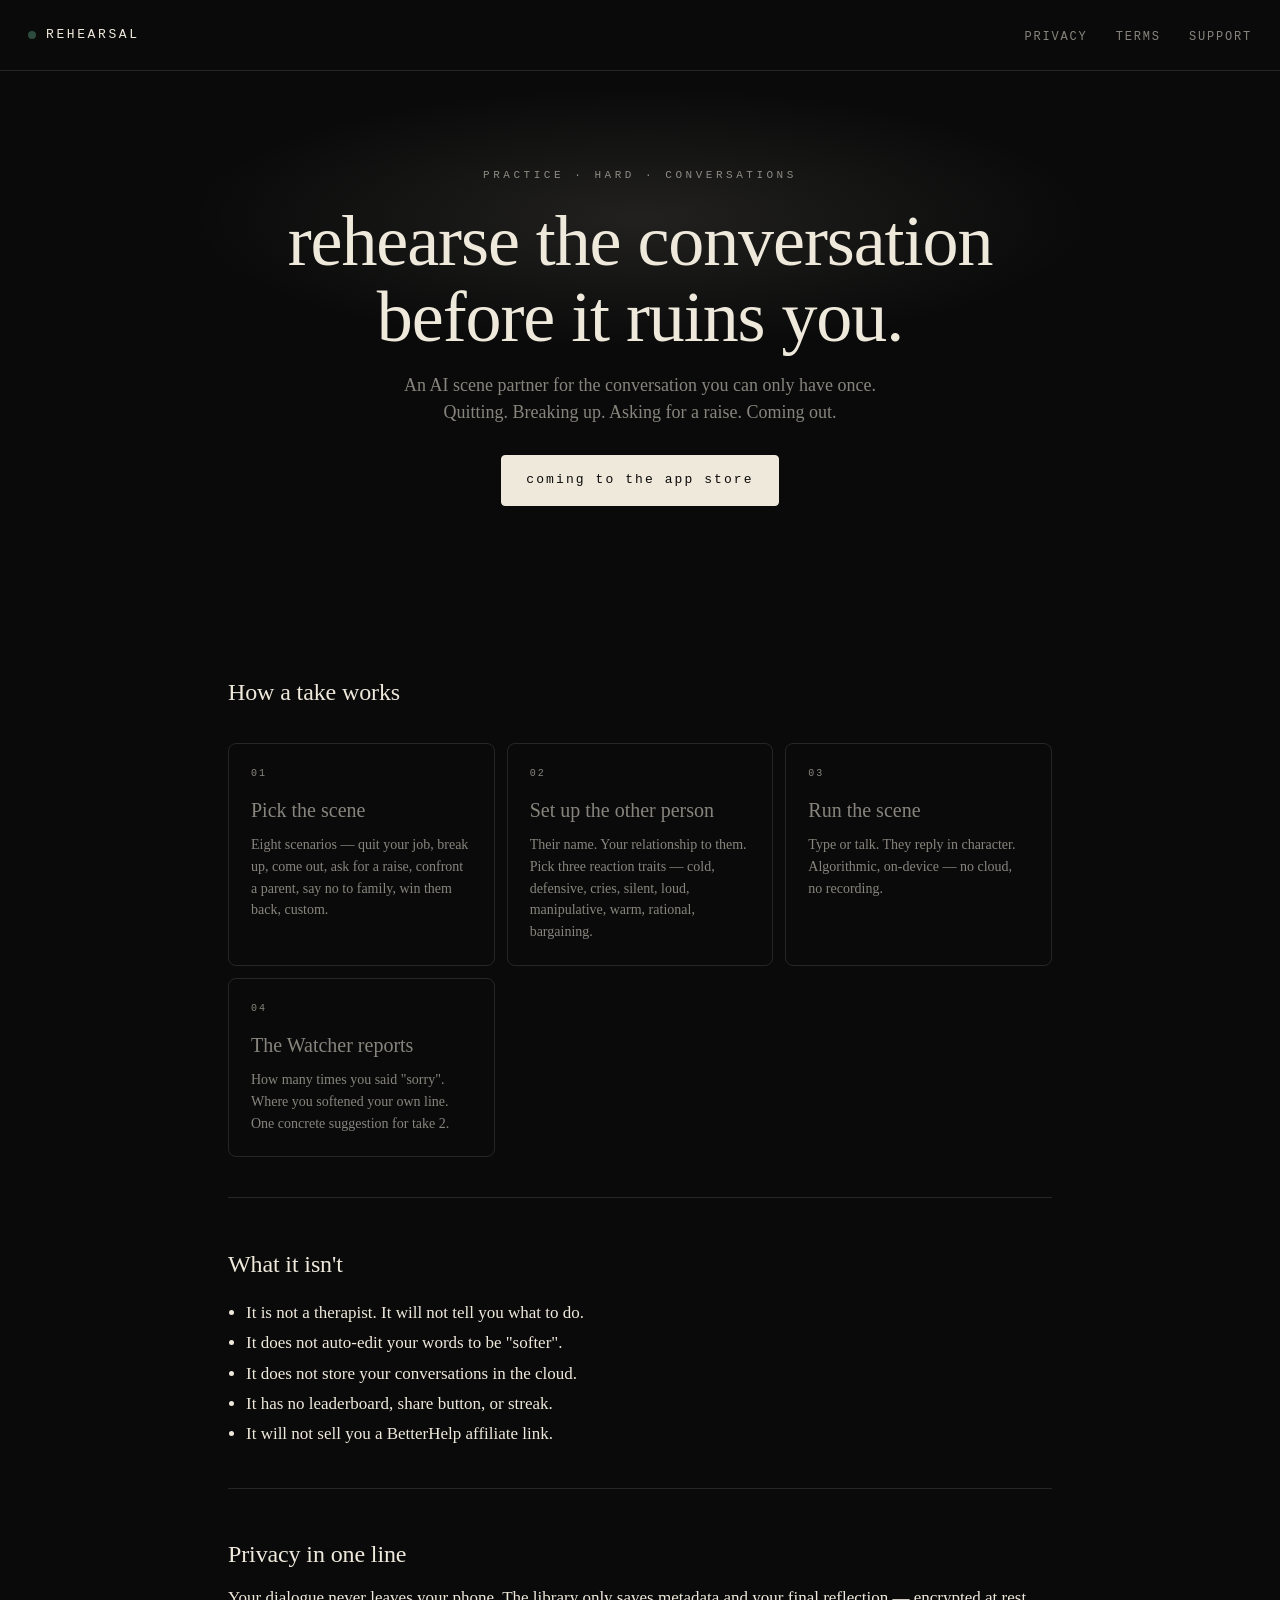
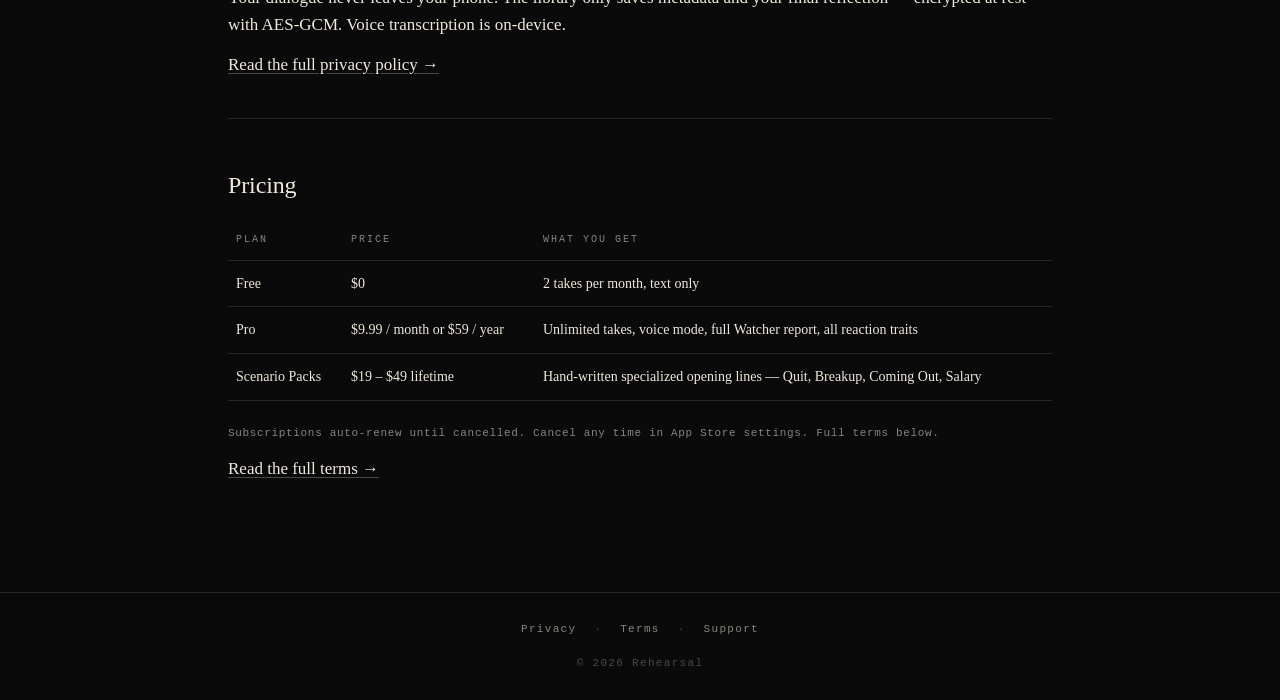
<file: docs/index.html>
<!doctype html>
<html lang="en">
<head>
<meta charset="utf-8">
<meta name="viewport" content="width=device-width, initial-scale=1">
<title>Rehearsal · Practice Hard Conversations</title>
<meta name="description" content="An AI scene partner for the conversation you can only have once. Quitting, breaking up, asking for a raise — rehearse it on your phone, then go live.">
<meta property="og:title" content="Rehearsal · Practice Hard Conversations">
<meta property="og:description" content="Rehearse the conversation before it ruins you.">
<meta property="og:type" content="website">
<link rel="stylesheet" href="style.css">
<link rel="icon" type="image/png" href="icon.png">
</head>
<body>

<header class="top">
  <a href="./" class="brand"><span class="dot"></span>rehearsal</a>
  <nav>
    <a href="privacy.html">Privacy</a>
    <a href="terms.html">Terms</a>
    <a href="support.html">Support</a>
  </nav>
</header>

<section class="hero">
  <div class="spotlight"></div>
  <p class="tag">practice · hard · conversations</p>
  <h1>rehearse the conversation<br>before it ruins you.</h1>
  <p class="sub">An AI scene partner for the conversation you can only have once.<br>Quitting. Breaking up. Asking for a raise. Coming out.</p>
  <a class="btn primary" href="#">Coming to the App Store</a>
</section>

<div class="wrap-wide">

  <h2>How a take works</h2>
  <div class="cards">
    <div class="card">
      <div class="num">01</div>
      <p class="title">Pick the scene</p>
      <p>Eight scenarios — quit your job, break up, come out, ask for a raise, confront a parent, say no to family, win them back, custom.</p>
    </div>
    <div class="card">
      <div class="num">02</div>
      <p class="title">Set up the other person</p>
      <p>Their name. Your relationship to them. Pick three reaction traits — cold, defensive, cries, silent, loud, manipulative, warm, rational, bargaining.</p>
    </div>
    <div class="card">
      <div class="num">03</div>
      <p class="title">Run the scene</p>
      <p>Type or talk. They reply in character. Algorithmic, on-device — no cloud, no recording.</p>
    </div>
    <div class="card">
      <div class="num">04</div>
      <p class="title">The Watcher reports</p>
      <p>How many times you said "sorry". Where you softened your own line. One concrete suggestion for take 2.</p>
    </div>
  </div>

  <hr>

  <h2>What it isn't</h2>
  <ul>
    <li>It is not a therapist. It will not tell you what to do.</li>
    <li>It does not auto-edit your words to be "softer".</li>
    <li>It does not store your conversations in the cloud.</li>
    <li>It has no leaderboard, share button, or streak.</li>
    <li>It will not sell you a BetterHelp affiliate link.</li>
  </ul>

  <hr>

  <h2>Privacy in one line</h2>
  <p>Your dialogue never leaves your phone. The library only saves metadata and your final reflection — encrypted at rest with AES-GCM. Voice transcription is on-device.</p>
  <p><a href="privacy.html">Read the full privacy policy →</a></p>

  <hr>

  <h2>Pricing</h2>
  <table class="plans">
    <tr><th>Plan</th><th>Price</th><th>What you get</th></tr>
    <tr><td>Free</td><td>$0</td><td>2 takes per month, text only</td></tr>
    <tr><td>Pro</td><td>$9.99 / month or $59 / year</td><td>Unlimited takes, voice mode, full Watcher report, all reaction traits</td></tr>
    <tr><td>Scenario Packs</td><td>$19 – $49 lifetime</td><td>Hand-written specialized opening lines — Quit, Breakup, Coming Out, Salary</td></tr>
  </table>
  <p class="dim mono" style="font-size:11px">Subscriptions auto-renew until cancelled. Cancel any time in App Store settings. Full terms below.</p>
  <p><a href="terms.html">Read the full terms →</a></p>

</div>

<footer class="bottom">
  <a href="privacy.html">Privacy</a> ·
  <a href="terms.html">Terms</a> ·
  <a href="support.html">Support</a>
  <br><br>
  © 2026 Rehearsal
</footer>

</body>
</html>
</file>
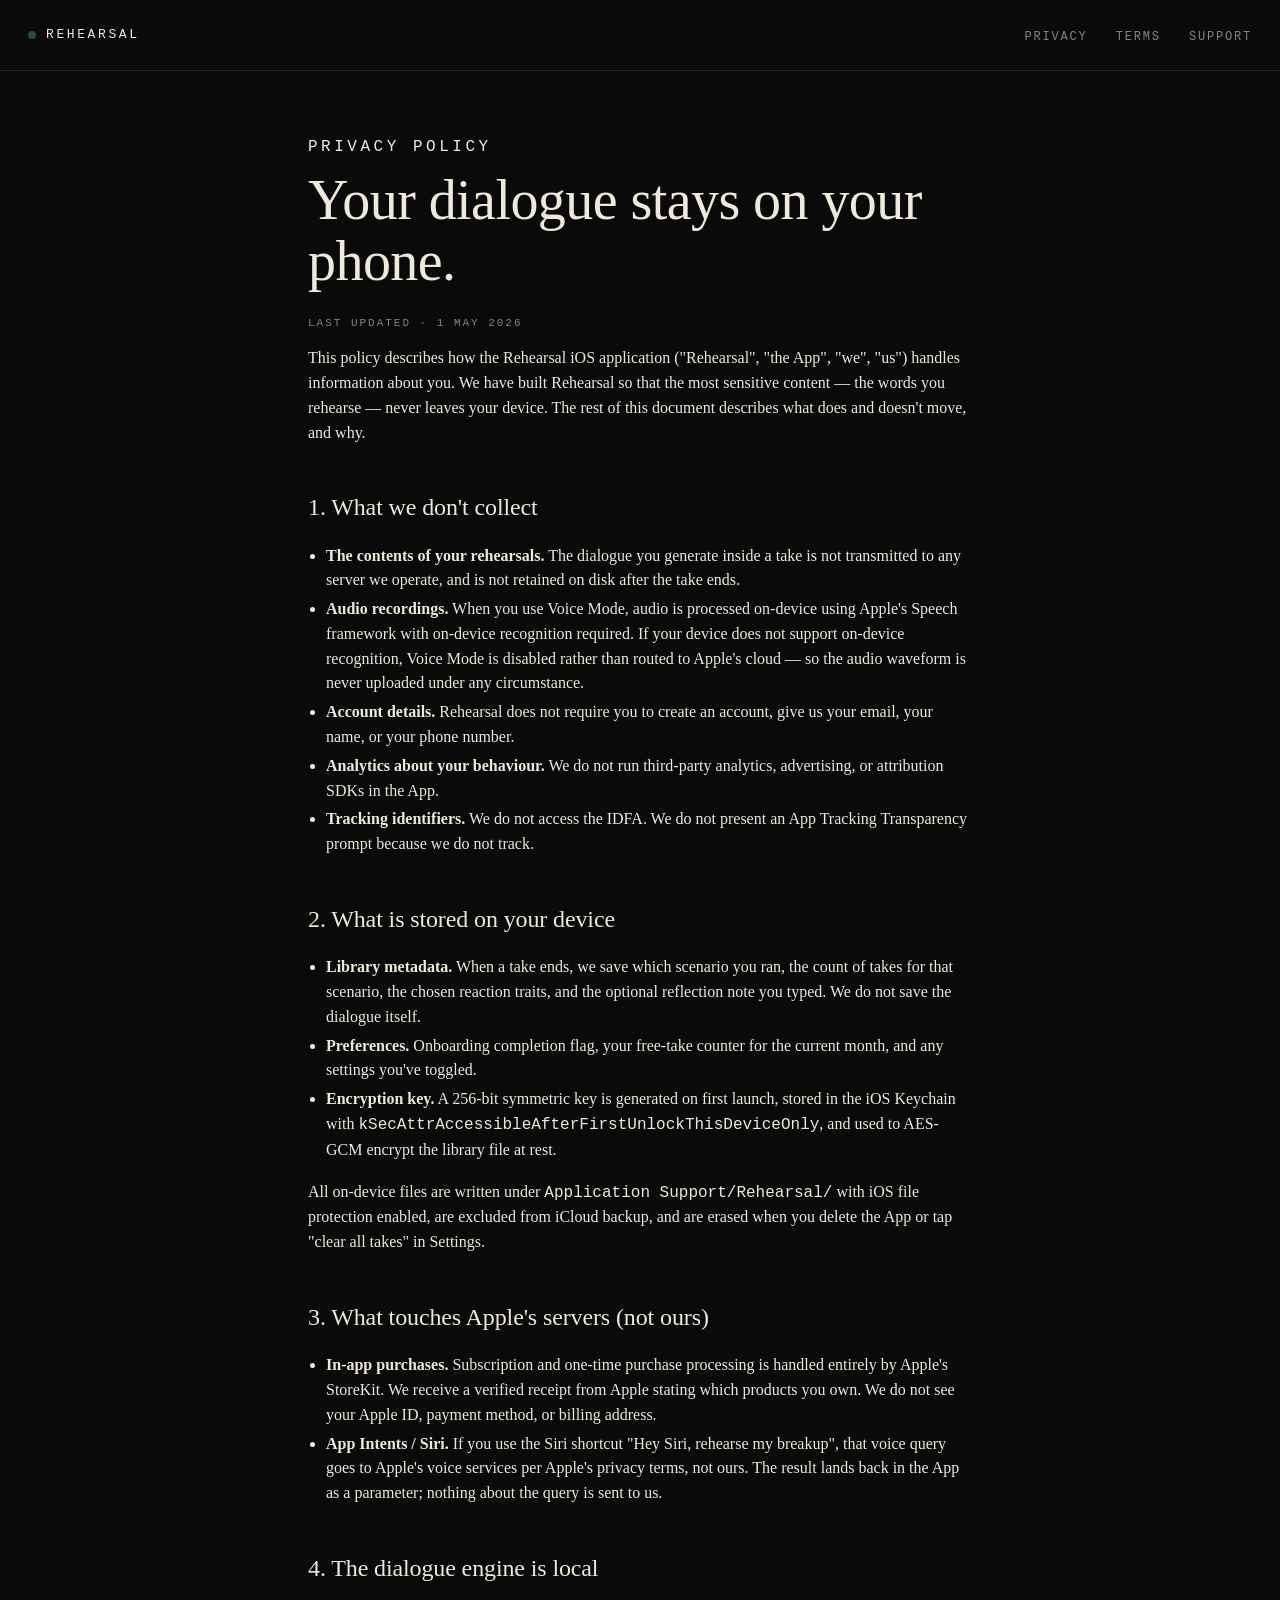
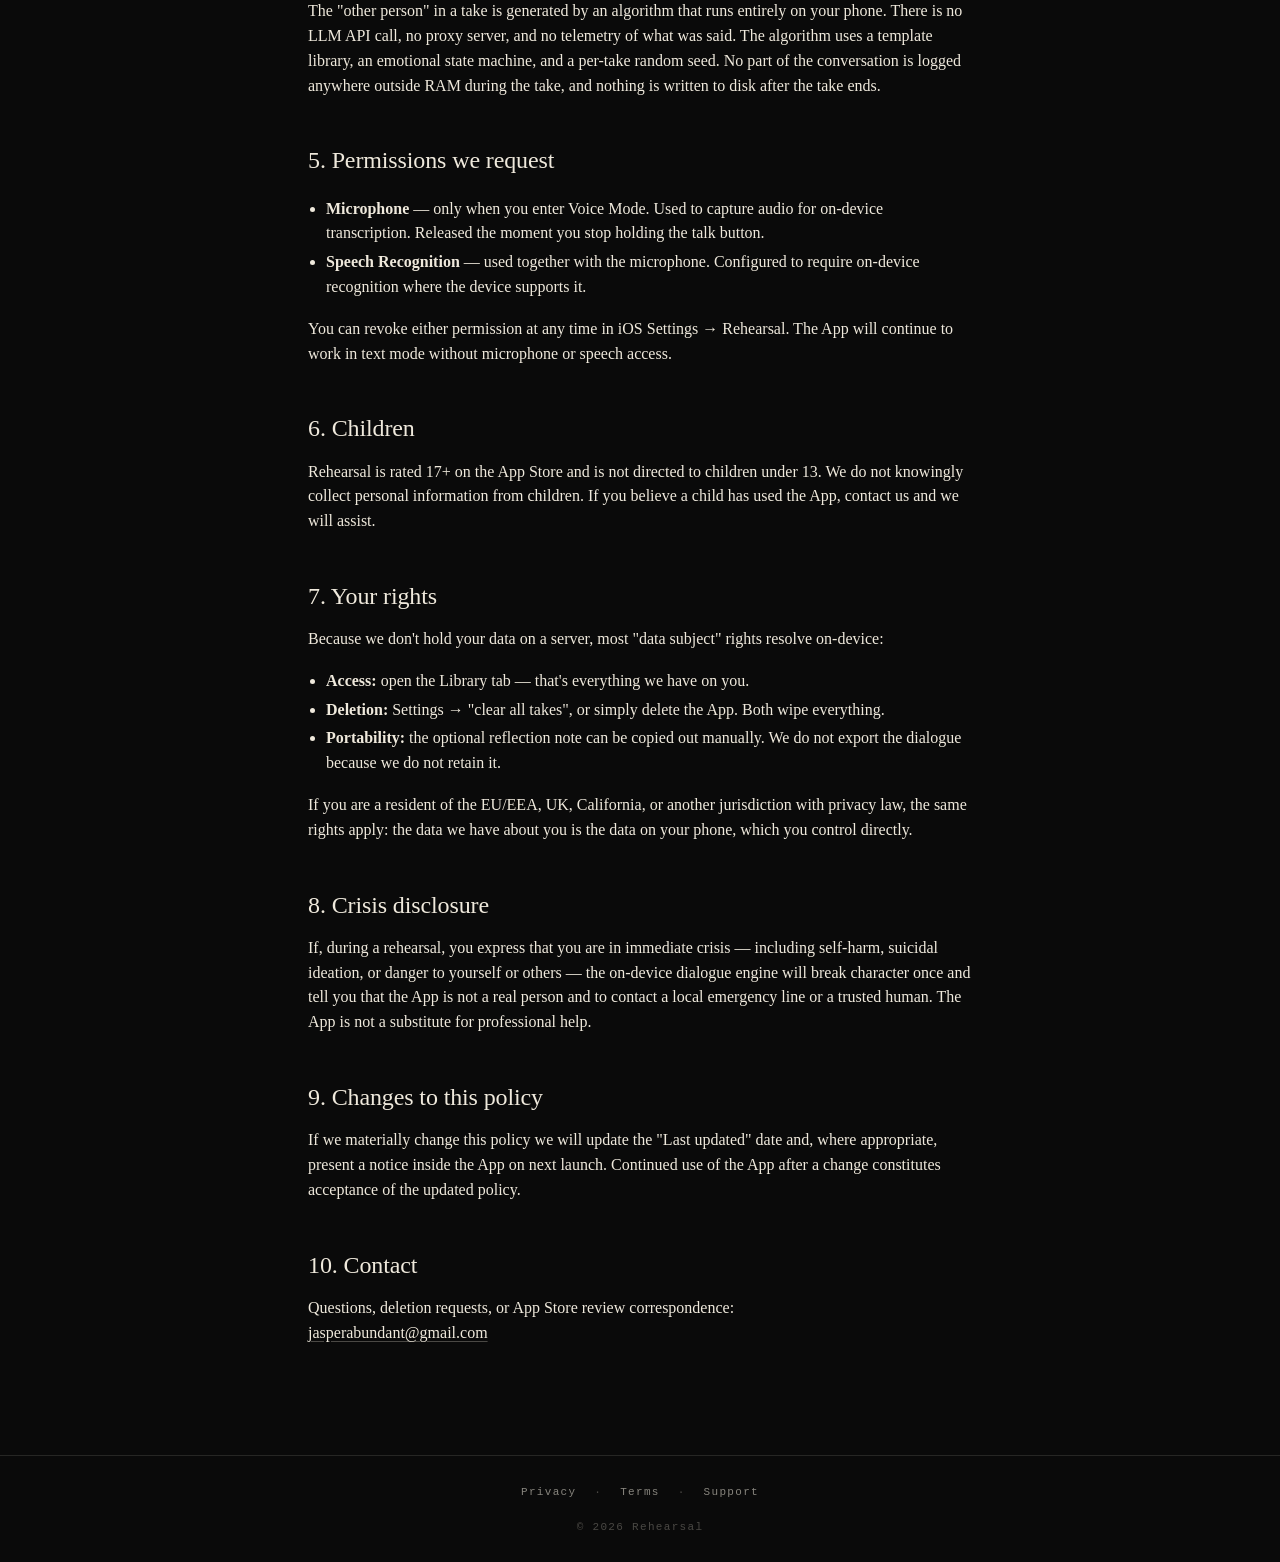
<file: docs/privacy.html>
<!doctype html>
<html lang="en">
<head>
<meta charset="utf-8">
<meta name="viewport" content="width=device-width, initial-scale=1">
<title>Privacy Policy · Rehearsal</title>
<meta name="description" content="Privacy policy for the Rehearsal iOS app. Local-first. No cloud storage of dialogue.">
<link rel="stylesheet" href="style.css">
</head>
<body>

<header class="top">
  <a href="./" class="brand"><span class="dot"></span>rehearsal</a>
  <nav>
    <a href="privacy.html">Privacy</a>
    <a href="terms.html">Terms</a>
    <a href="support.html">Support</a>
  </nav>
</header>

<div class="wrap legal">

  <p class="eyebrow">privacy policy</p>
  <h1 class="headline">Your dialogue stays on your phone.</h1>
  <p class="updated">Last updated · 1 May 2026</p>

  <p>This policy describes how the Rehearsal iOS application ("Rehearsal", "the App", "we", "us") handles information about you. We have built Rehearsal so that the most sensitive content — the words you rehearse — never leaves your device. The rest of this document describes what does and doesn't move, and why.</p>

  <h2>1. What we don't collect</h2>
  <ul>
    <li><strong>The contents of your rehearsals.</strong> The dialogue you generate inside a take is not transmitted to any server we operate, and is not retained on disk after the take ends.</li>
    <li><strong>Audio recordings.</strong> When you use Voice Mode, audio is processed on-device using Apple's Speech framework with on-device recognition required. If your device does not support on-device recognition, Voice Mode is disabled rather than routed to Apple's cloud — so the audio waveform is never uploaded under any circumstance.</li>
    <li><strong>Account details.</strong> Rehearsal does not require you to create an account, give us your email, your name, or your phone number.</li>
    <li><strong>Analytics about your behaviour.</strong> We do not run third-party analytics, advertising, or attribution SDKs in the App.</li>
    <li><strong>Tracking identifiers.</strong> We do not access the IDFA. We do not present an App Tracking Transparency prompt because we do not track.</li>
  </ul>

  <h2>2. What is stored on your device</h2>
  <ul>
    <li><strong>Library metadata.</strong> When a take ends, we save which scenario you ran, the count of takes for that scenario, the chosen reaction traits, and the optional reflection note you typed. We do not save the dialogue itself.</li>
    <li><strong>Preferences.</strong> Onboarding completion flag, your free-take counter for the current month, and any settings you've toggled.</li>
    <li><strong>Encryption key.</strong> A 256-bit symmetric key is generated on first launch, stored in the iOS Keychain with <code>kSecAttrAccessibleAfterFirstUnlockThisDeviceOnly</code>, and used to AES-GCM encrypt the library file at rest.</li>
  </ul>
  <p class="dim">All on-device files are written under <code>Application Support/Rehearsal/</code> with iOS file protection enabled, are excluded from iCloud backup, and are erased when you delete the App or tap "clear all takes" in Settings.</p>

  <h2>3. What touches Apple's servers (not ours)</h2>
  <ul>
    <li><strong>In-app purchases.</strong> Subscription and one-time purchase processing is handled entirely by Apple's StoreKit. We receive a verified receipt from Apple stating which products you own. We do not see your Apple ID, payment method, or billing address.</li>
    <li><strong>App Intents / Siri.</strong> If you use the Siri shortcut "Hey Siri, rehearse my breakup", that voice query goes to Apple's voice services per Apple's privacy terms, not ours. The result lands back in the App as a parameter; nothing about the query is sent to us.</li>
  </ul>

  <h2>4. The dialogue engine is local</h2>
  <p>The "other person" in a take is generated by an algorithm that runs entirely on your phone. There is no LLM API call, no proxy server, and no telemetry of what was said. The algorithm uses a template library, an emotional state machine, and a per-take random seed. No part of the conversation is logged anywhere outside RAM during the take, and nothing is written to disk after the take ends.</p>

  <h2>5. Permissions we request</h2>
  <ul>
    <li><strong>Microphone</strong> — only when you enter Voice Mode. Used to capture audio for on-device transcription. Released the moment you stop holding the talk button.</li>
    <li><strong>Speech Recognition</strong> — used together with the microphone. Configured to require on-device recognition where the device supports it.</li>
  </ul>
  <p>You can revoke either permission at any time in iOS Settings → Rehearsal. The App will continue to work in text mode without microphone or speech access.</p>

  <h2>6. Children</h2>
  <p>Rehearsal is rated 17+ on the App Store and is not directed to children under 13. We do not knowingly collect personal information from children. If you believe a child has used the App, contact us and we will assist.</p>

  <h2>7. Your rights</h2>
  <p>Because we don't hold your data on a server, most "data subject" rights resolve on-device:</p>
  <ul>
    <li><strong>Access:</strong> open the Library tab — that's everything we have on you.</li>
    <li><strong>Deletion:</strong> Settings → "clear all takes", or simply delete the App. Both wipe everything.</li>
    <li><strong>Portability:</strong> the optional reflection note can be copied out manually. We do not export the dialogue because we do not retain it.</li>
  </ul>
  <p>If you are a resident of the EU/EEA, UK, California, or another jurisdiction with privacy law, the same rights apply: the data we have about you is the data on your phone, which you control directly.</p>

  <h2>8. Crisis disclosure</h2>
  <p>If, during a rehearsal, you express that you are in immediate crisis — including self-harm, suicidal ideation, or danger to yourself or others — the on-device dialogue engine will break character once and tell you that the App is not a real person and to contact a local emergency line or a trusted human. The App is not a substitute for professional help.</p>

  <h2>9. Changes to this policy</h2>
  <p>If we materially change this policy we will update the "Last updated" date and, where appropriate, present a notice inside the App on next launch. Continued use of the App after a change constitutes acceptance of the updated policy.</p>

  <h2>10. Contact</h2>
  <p>Questions, deletion requests, or App Store review correspondence:<br>
  <a href="mailto:jasperabundant@gmail.com">jasperabundant@gmail.com</a></p>

</div>

<footer class="bottom">
  <a href="privacy.html">Privacy</a> ·
  <a href="terms.html">Terms</a> ·
  <a href="support.html">Support</a>
  <br><br>
  © 2026 Rehearsal
</footer>

</body>
</html>
</file>
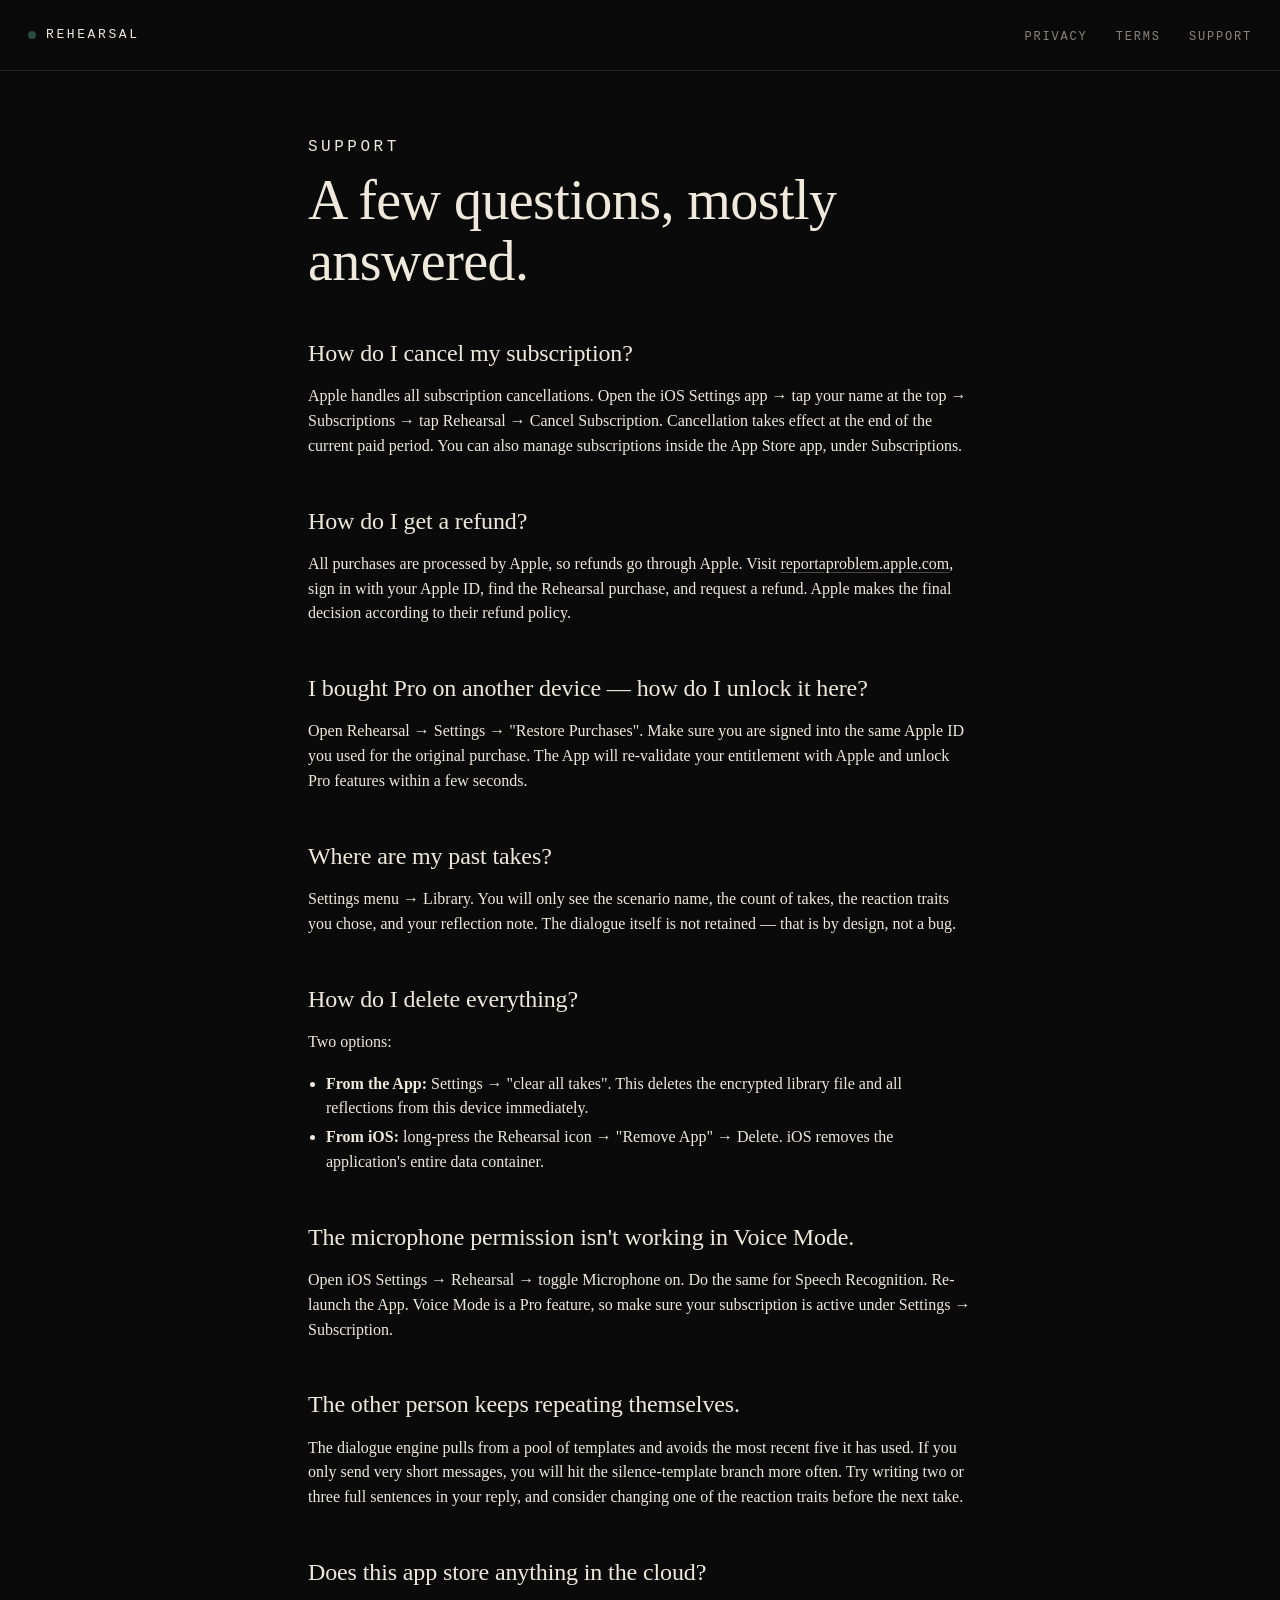
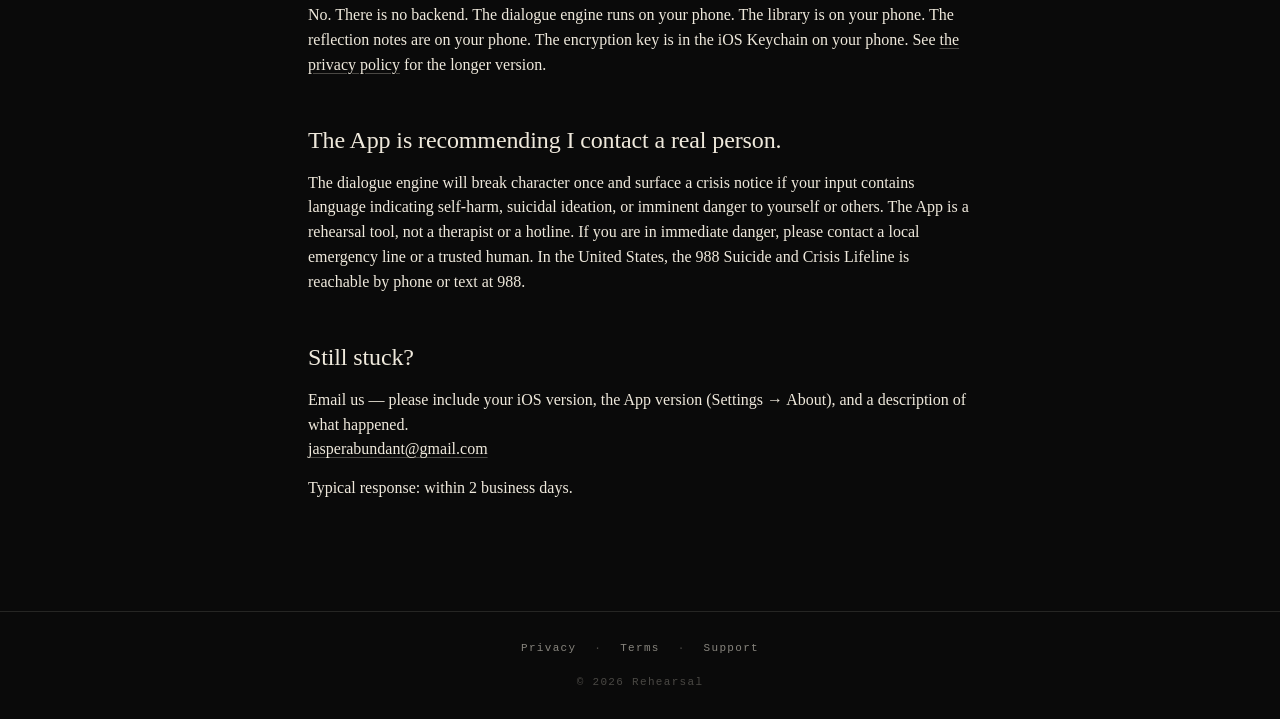
<file: docs/support.html>
<!doctype html>
<html lang="en">
<head>
<meta charset="utf-8">
<meta name="viewport" content="width=device-width, initial-scale=1">
<title>Support · Rehearsal</title>
<meta name="description" content="Support, FAQ, and contact for the Rehearsal iOS app.">
<link rel="stylesheet" href="style.css">
</head>
<body>

<header class="top">
  <a href="./" class="brand"><span class="dot"></span>rehearsal</a>
  <nav>
    <a href="privacy.html">Privacy</a>
    <a href="terms.html">Terms</a>
    <a href="support.html">Support</a>
  </nav>
</header>

<div class="wrap legal">

  <p class="eyebrow">support</p>
  <h1 class="headline">A few questions, mostly answered.</h1>

  <h2>How do I cancel my subscription?</h2>
  <p>Apple handles all subscription cancellations. Open the iOS Settings app → tap your name at the top → Subscriptions → tap Rehearsal → Cancel Subscription. Cancellation takes effect at the end of the current paid period. You can also manage subscriptions inside the App Store app, under Subscriptions.</p>

  <h2>How do I get a refund?</h2>
  <p>All purchases are processed by Apple, so refunds go through Apple. Visit <a href="https://reportaproblem.apple.com" rel="noopener">reportaproblem.apple.com</a>, sign in with your Apple ID, find the Rehearsal purchase, and request a refund. Apple makes the final decision according to their refund policy.</p>

  <h2>I bought Pro on another device — how do I unlock it here?</h2>
  <p>Open Rehearsal → Settings → "Restore Purchases". Make sure you are signed into the same Apple ID you used for the original purchase. The App will re-validate your entitlement with Apple and unlock Pro features within a few seconds.</p>

  <h2>Where are my past takes?</h2>
  <p>Settings menu → Library. You will only see the scenario name, the count of takes, the reaction traits you chose, and your reflection note. The dialogue itself is not retained — that is by design, not a bug.</p>

  <h2>How do I delete everything?</h2>
  <p>Two options:</p>
  <ul>
    <li><strong>From the App:</strong> Settings → "clear all takes". This deletes the encrypted library file and all reflections from this device immediately.</li>
    <li><strong>From iOS:</strong> long-press the Rehearsal icon → "Remove App" → Delete. iOS removes the application's entire data container.</li>
  </ul>

  <h2>The microphone permission isn't working in Voice Mode.</h2>
  <p>Open iOS Settings → Rehearsal → toggle Microphone on. Do the same for Speech Recognition. Re-launch the App. Voice Mode is a Pro feature, so make sure your subscription is active under Settings → Subscription.</p>

  <h2>The other person keeps repeating themselves.</h2>
  <p>The dialogue engine pulls from a pool of templates and avoids the most recent five it has used. If you only send very short messages, you will hit the silence-template branch more often. Try writing two or three full sentences in your reply, and consider changing one of the reaction traits before the next take.</p>

  <h2>Does this app store anything in the cloud?</h2>
  <p>No. There is no backend. The dialogue engine runs on your phone. The library is on your phone. The reflection notes are on your phone. The encryption key is in the iOS Keychain on your phone. See <a href="privacy.html">the privacy policy</a> for the longer version.</p>

  <h2>The App is recommending I contact a real person.</h2>
  <p>The dialogue engine will break character once and surface a crisis notice if your input contains language indicating self-harm, suicidal ideation, or imminent danger to yourself or others. The App is a rehearsal tool, not a therapist or a hotline. If you are in immediate danger, please contact a local emergency line or a trusted human. In the United States, the 988 Suicide and Crisis Lifeline is reachable by phone or text at 988.</p>

  <h2>Still stuck?</h2>
  <p>Email us — please include your iOS version, the App version (Settings → About), and a description of what happened.<br>
  <a href="mailto:jasperabundant@gmail.com">jasperabundant@gmail.com</a></p>
  <p class="dim">Typical response: within 2 business days.</p>

</div>

<footer class="bottom">
  <a href="privacy.html">Privacy</a> ·
  <a href="terms.html">Terms</a> ·
  <a href="support.html">Support</a>
  <br><br>
  © 2026 Rehearsal
</footer>

</body>
</html>
</file>
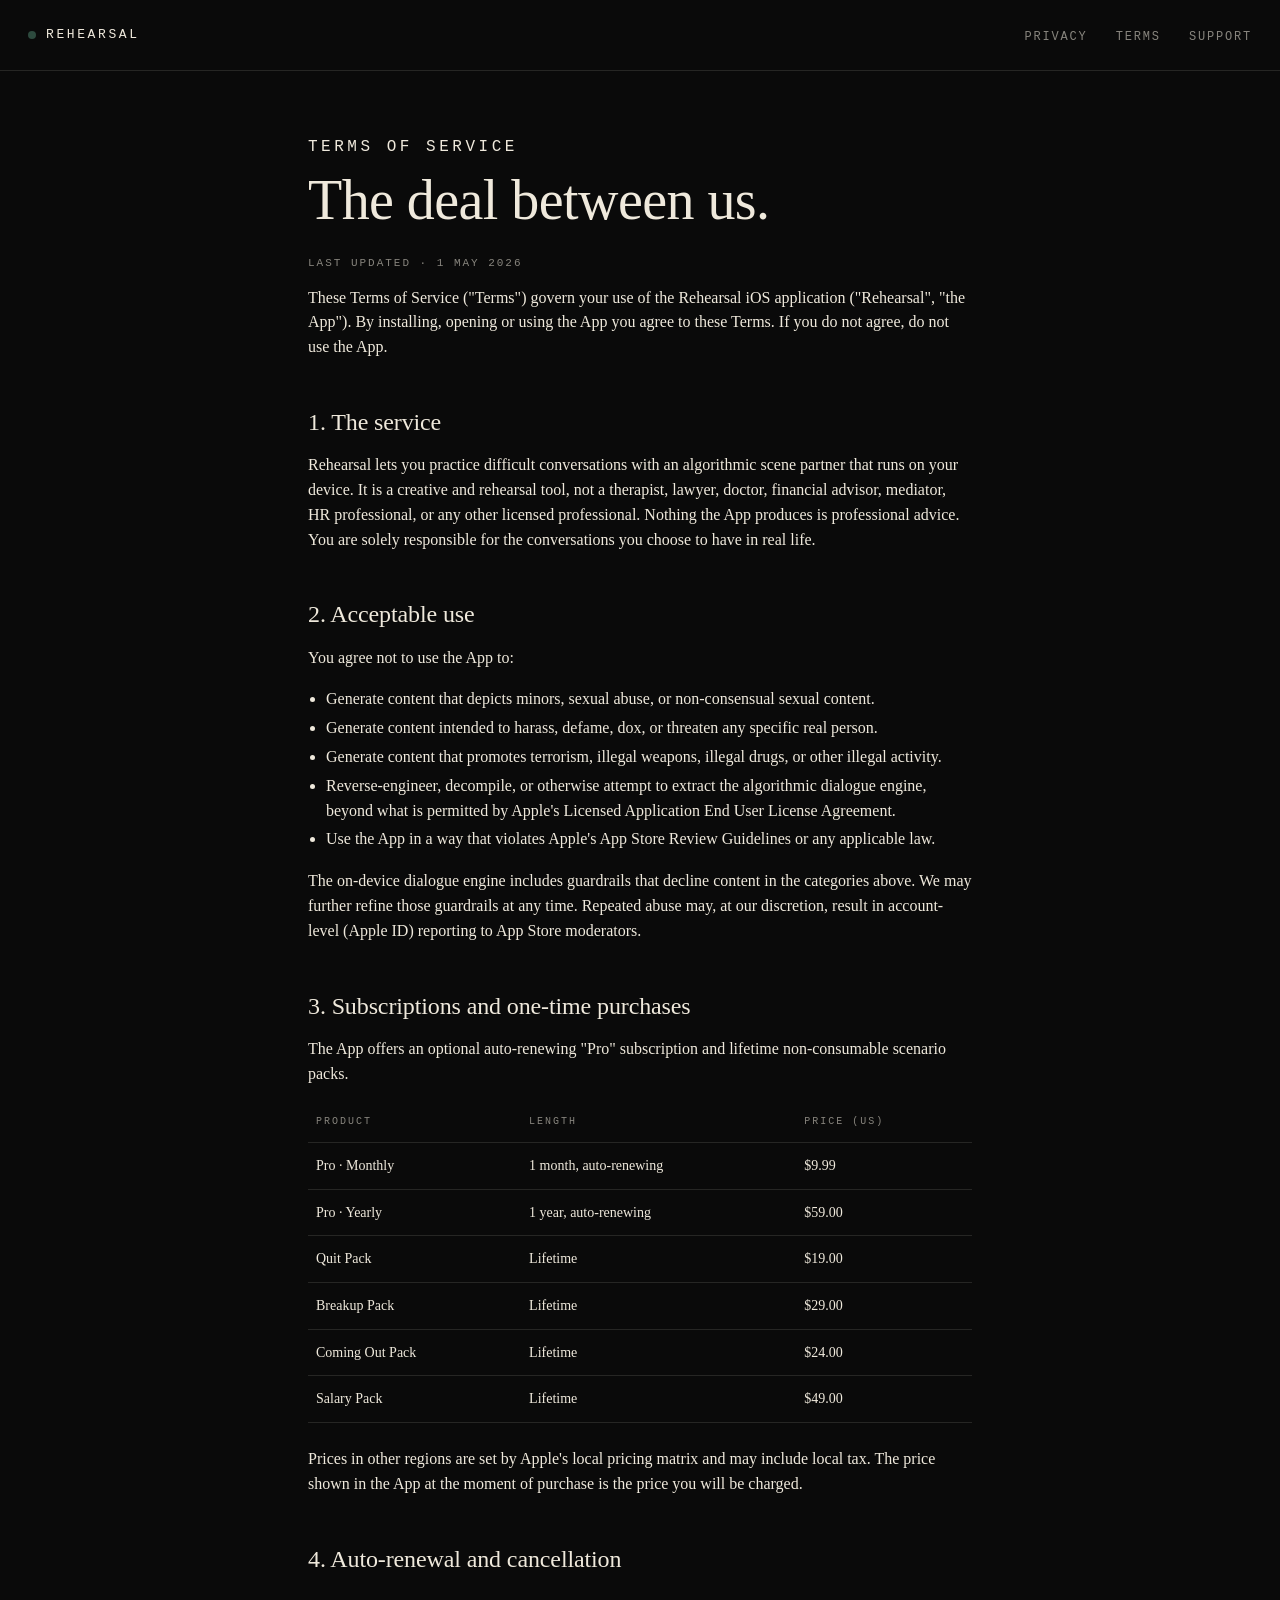
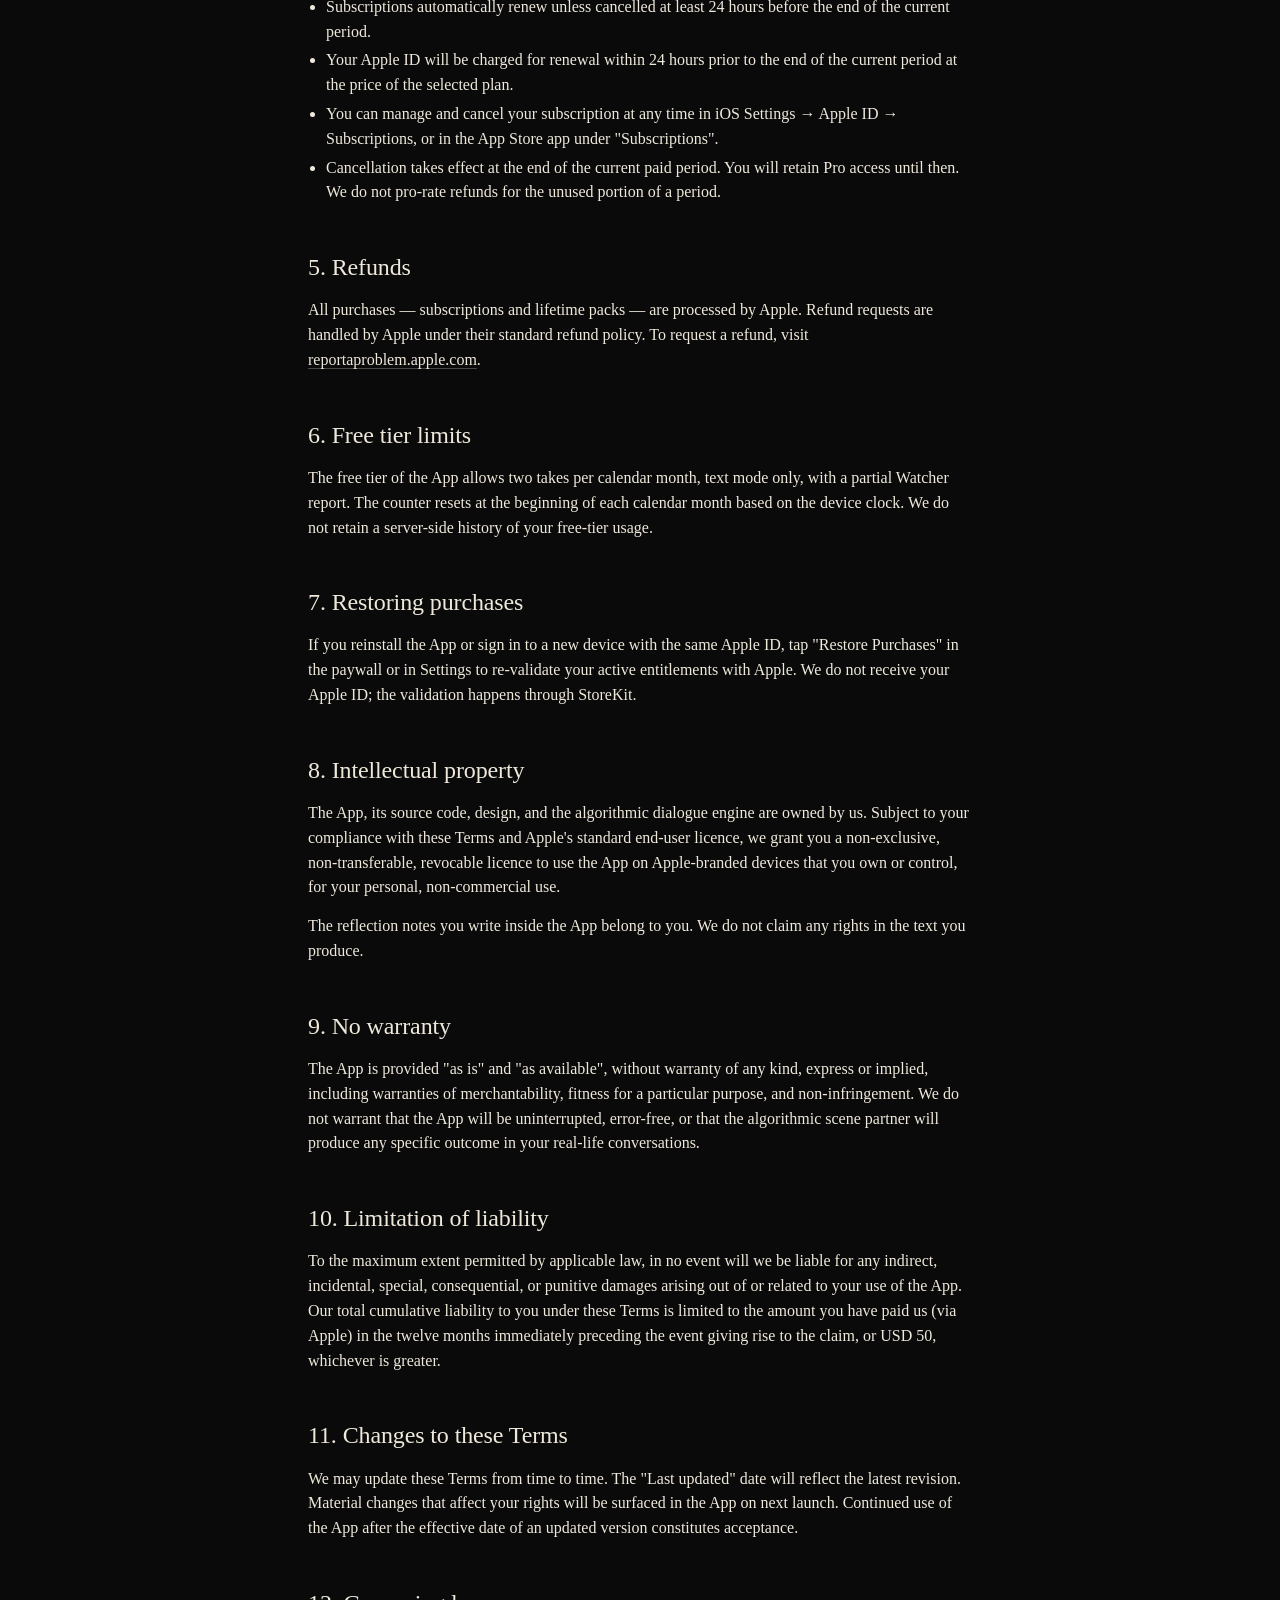
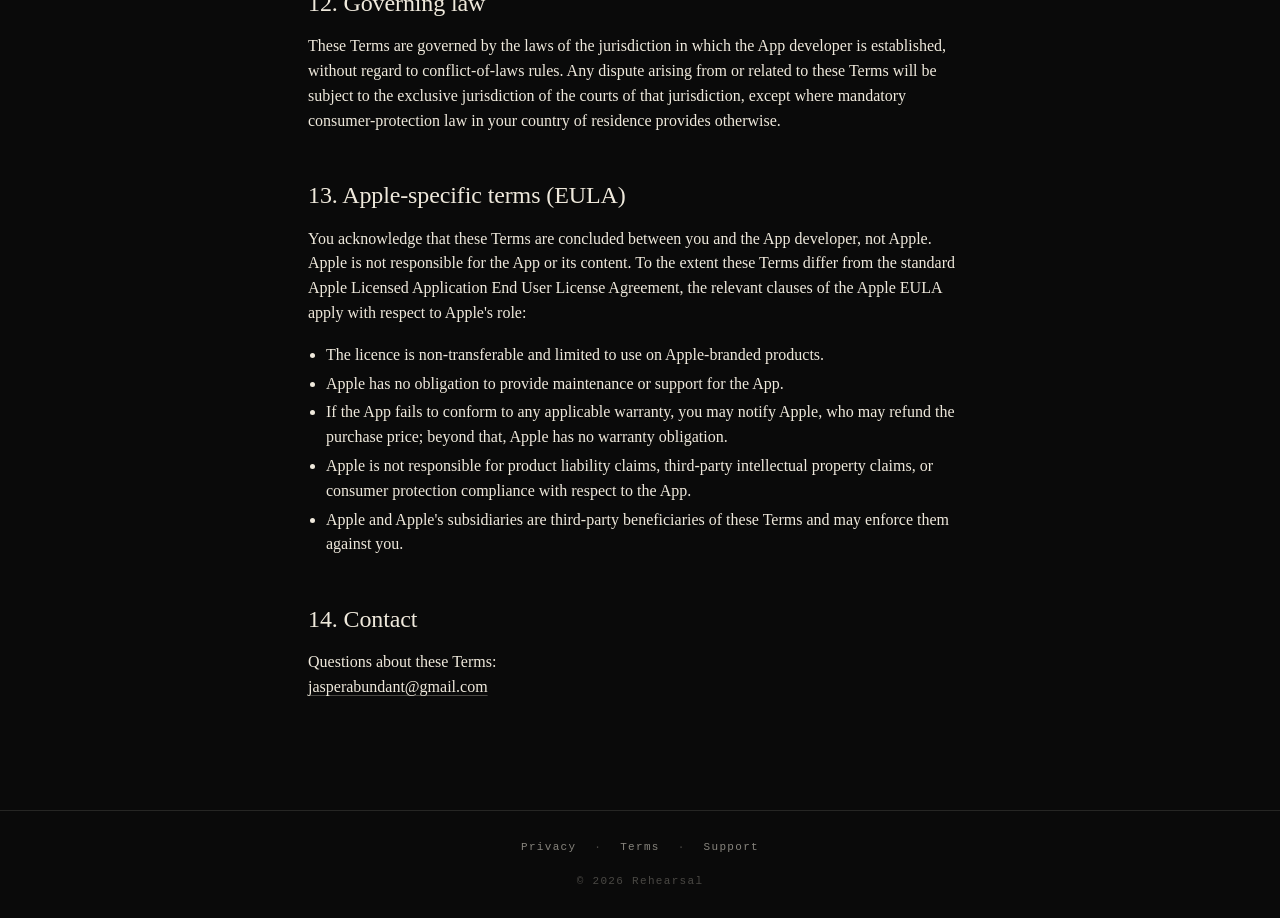
<file: docs/terms.html>
<!doctype html>
<html lang="en">
<head>
<meta charset="utf-8">
<meta name="viewport" content="width=device-width, initial-scale=1">
<title>Terms of Service · Rehearsal</title>
<meta name="description" content="Terms of service and EULA for the Rehearsal iOS app.">
<link rel="stylesheet" href="style.css">
</head>
<body>

<header class="top">
  <a href="./" class="brand"><span class="dot"></span>rehearsal</a>
  <nav>
    <a href="privacy.html">Privacy</a>
    <a href="terms.html">Terms</a>
    <a href="support.html">Support</a>
  </nav>
</header>

<div class="wrap legal">

  <p class="eyebrow">terms of service</p>
  <h1 class="headline">The deal between us.</h1>
  <p class="updated">Last updated · 1 May 2026</p>

  <p>These Terms of Service ("Terms") govern your use of the Rehearsal iOS application ("Rehearsal", "the App"). By installing, opening or using the App you agree to these Terms. If you do not agree, do not use the App.</p>

  <h2>1. The service</h2>
  <p>Rehearsal lets you practice difficult conversations with an algorithmic scene partner that runs on your device. It is a creative and rehearsal tool, not a therapist, lawyer, doctor, financial advisor, mediator, HR professional, or any other licensed professional. Nothing the App produces is professional advice. You are solely responsible for the conversations you choose to have in real life.</p>

  <h2>2. Acceptable use</h2>
  <p>You agree not to use the App to:</p>
  <ul>
    <li>Generate content that depicts minors, sexual abuse, or non-consensual sexual content.</li>
    <li>Generate content intended to harass, defame, dox, or threaten any specific real person.</li>
    <li>Generate content that promotes terrorism, illegal weapons, illegal drugs, or other illegal activity.</li>
    <li>Reverse-engineer, decompile, or otherwise attempt to extract the algorithmic dialogue engine, beyond what is permitted by Apple's Licensed Application End User License Agreement.</li>
    <li>Use the App in a way that violates Apple's App Store Review Guidelines or any applicable law.</li>
  </ul>
  <p>The on-device dialogue engine includes guardrails that decline content in the categories above. We may further refine those guardrails at any time. Repeated abuse may, at our discretion, result in account-level (Apple ID) reporting to App Store moderators.</p>

  <h2>3. Subscriptions and one-time purchases</h2>
  <p>The App offers an optional auto-renewing "Pro" subscription and lifetime non-consumable scenario packs.</p>

  <table class="plans">
    <tr><th>Product</th><th>Length</th><th>Price (US)</th></tr>
    <tr><td>Pro · Monthly</td><td>1 month, auto-renewing</td><td>$9.99</td></tr>
    <tr><td>Pro · Yearly</td><td>1 year, auto-renewing</td><td>$59.00</td></tr>
    <tr><td>Quit Pack</td><td>Lifetime</td><td>$19.00</td></tr>
    <tr><td>Breakup Pack</td><td>Lifetime</td><td>$29.00</td></tr>
    <tr><td>Coming Out Pack</td><td>Lifetime</td><td>$24.00</td></tr>
    <tr><td>Salary Pack</td><td>Lifetime</td><td>$49.00</td></tr>
  </table>

  <p>Prices in other regions are set by Apple's local pricing matrix and may include local tax. The price shown in the App at the moment of purchase is the price you will be charged.</p>

  <h2>4. Auto-renewal and cancellation</h2>
  <ul>
    <li>Subscriptions automatically renew unless cancelled at least 24 hours before the end of the current period.</li>
    <li>Your Apple ID will be charged for renewal within 24 hours prior to the end of the current period at the price of the selected plan.</li>
    <li>You can manage and cancel your subscription at any time in iOS Settings → Apple ID → Subscriptions, or in the App Store app under "Subscriptions".</li>
    <li>Cancellation takes effect at the end of the current paid period. You will retain Pro access until then. We do not pro-rate refunds for the unused portion of a period.</li>
  </ul>

  <h2>5. Refunds</h2>
  <p>All purchases — subscriptions and lifetime packs — are processed by Apple. Refund requests are handled by Apple under their standard refund policy. To request a refund, visit <a href="https://reportaproblem.apple.com" rel="noopener">reportaproblem.apple.com</a>.</p>

  <h2>6. Free tier limits</h2>
  <p>The free tier of the App allows two takes per calendar month, text mode only, with a partial Watcher report. The counter resets at the beginning of each calendar month based on the device clock. We do not retain a server-side history of your free-tier usage.</p>

  <h2>7. Restoring purchases</h2>
  <p>If you reinstall the App or sign in to a new device with the same Apple ID, tap "Restore Purchases" in the paywall or in Settings to re-validate your active entitlements with Apple. We do not receive your Apple ID; the validation happens through StoreKit.</p>

  <h2>8. Intellectual property</h2>
  <p>The App, its source code, design, and the algorithmic dialogue engine are owned by us. Subject to your compliance with these Terms and Apple's standard end-user licence, we grant you a non-exclusive, non-transferable, revocable licence to use the App on Apple-branded devices that you own or control, for your personal, non-commercial use.</p>
  <p>The reflection notes you write inside the App belong to you. We do not claim any rights in the text you produce.</p>

  <h2>9. No warranty</h2>
  <p>The App is provided "as is" and "as available", without warranty of any kind, express or implied, including warranties of merchantability, fitness for a particular purpose, and non-infringement. We do not warrant that the App will be uninterrupted, error-free, or that the algorithmic scene partner will produce any specific outcome in your real-life conversations.</p>

  <h2>10. Limitation of liability</h2>
  <p>To the maximum extent permitted by applicable law, in no event will we be liable for any indirect, incidental, special, consequential, or punitive damages arising out of or related to your use of the App. Our total cumulative liability to you under these Terms is limited to the amount you have paid us (via Apple) in the twelve months immediately preceding the event giving rise to the claim, or USD 50, whichever is greater.</p>

  <h2>11. Changes to these Terms</h2>
  <p>We may update these Terms from time to time. The "Last updated" date will reflect the latest revision. Material changes that affect your rights will be surfaced in the App on next launch. Continued use of the App after the effective date of an updated version constitutes acceptance.</p>

  <h2>12. Governing law</h2>
  <p>These Terms are governed by the laws of the jurisdiction in which the App developer is established, without regard to conflict-of-laws rules. Any dispute arising from or related to these Terms will be subject to the exclusive jurisdiction of the courts of that jurisdiction, except where mandatory consumer-protection law in your country of residence provides otherwise.</p>

  <h2>13. Apple-specific terms (EULA)</h2>
  <p>You acknowledge that these Terms are concluded between you and the App developer, not Apple. Apple is not responsible for the App or its content. To the extent these Terms differ from the standard Apple Licensed Application End User License Agreement, the relevant clauses of the Apple EULA apply with respect to Apple's role:</p>
  <ul>
    <li>The licence is non-transferable and limited to use on Apple-branded products.</li>
    <li>Apple has no obligation to provide maintenance or support for the App.</li>
    <li>If the App fails to conform to any applicable warranty, you may notify Apple, who may refund the purchase price; beyond that, Apple has no warranty obligation.</li>
    <li>Apple is not responsible for product liability claims, third-party intellectual property claims, or consumer protection compliance with respect to the App.</li>
    <li>Apple and Apple's subsidiaries are third-party beneficiaries of these Terms and may enforce them against you.</li>
  </ul>

  <h2>14. Contact</h2>
  <p>Questions about these Terms:<br>
  <a href="mailto:jasperabundant@gmail.com">jasperabundant@gmail.com</a></p>

</div>

<footer class="bottom">
  <a href="privacy.html">Privacy</a> ·
  <a href="terms.html">Terms</a> ·
  <a href="support.html">Support</a>
  <br><br>
  © 2026 Rehearsal
</footer>

</body>
</html>
</file>
<file: docs/style.css>
/* Rehearsal · stage theme */
:root {
  --stage:        #0A0A0A;
  --cream:        #EFE9DC;
  --cream-dim:    rgba(239, 233, 220, 0.55);
  --cream-faint:  rgba(239, 233, 220, 0.28);
  --hairline:     rgba(239, 233, 220, 0.12);
  --house-red:    #8B2A2A;
  --curtain:      #2D4A3E;
}

* { box-sizing: border-box; }

html, body {
  margin: 0;
  padding: 0;
  background: var(--stage);
  color: var(--cream);
  font-family: -apple-system, BlinkMacSystemFont, "Segoe UI", "New York",
               Charter, Cambria, Georgia, serif;
  font-size: 17px;
  line-height: 1.55;
  -webkit-font-smoothing: antialiased;
  -moz-osx-font-smoothing: grayscale;
}

a {
  color: var(--cream);
  text-decoration: underline;
  text-underline-offset: 3px;
  text-decoration-color: var(--cream-faint);
}
a:hover { text-decoration-color: var(--cream); }

.mono {
  font-family: ui-monospace, "SF Mono", Menlo, Consolas, monospace;
  letter-spacing: 0.06em;
}

.serif {
  font-family: "New York", Charter, Cambria, Georgia, serif;
}

.eyebrow {
  font-family: ui-monospace, "SF Mono", Menlo, Consolas, monospace;
  font-size: 11px;
  letter-spacing: 0.22em;
  text-transform: uppercase;
  color: var(--cream-dim);
  margin: 0 0 10px;
}

.wrap {
  max-width: 720px;
  margin: 0 auto;
  padding: 64px 28px 96px;
}

.wrap-wide {
  max-width: 880px;
  margin: 0 auto;
  padding: 64px 28px 96px;
}

/* ── Top nav ── */

header.top {
  display: flex;
  align-items: center;
  justify-content: space-between;
  padding: 22px 28px;
  border-bottom: 0.5px solid var(--hairline);
}
header.top .brand {
  display: flex;
  align-items: center;
  gap: 10px;
  font-family: ui-monospace, "SF Mono", Menlo, Consolas, monospace;
  font-size: 13px;
  letter-spacing: 0.2em;
  text-transform: uppercase;
  color: var(--cream);
  text-decoration: none;
}
header.top .brand .dot {
  width: 8px; height: 8px;
  background: var(--curtain);
  border-radius: 50%;
}
header.top nav a {
  font-family: ui-monospace, "SF Mono", Menlo, Consolas, monospace;
  font-size: 12px;
  letter-spacing: 0.15em;
  text-transform: uppercase;
  color: var(--cream-dim);
  margin-left: 24px;
  text-decoration: none;
}
header.top nav a:hover { color: var(--cream); }

/* ── Headlines ── */

h1.headline {
  font-family: "New York", Charter, Cambria, Georgia, serif;
  font-weight: 400;
  font-size: clamp(36px, 5vw, 56px);
  line-height: 1.08;
  letter-spacing: -0.01em;
  margin: 0 0 24px;
}

h2 {
  font-family: "New York", Charter, Cambria, Georgia, serif;
  font-weight: 400;
  font-size: 24px;
  margin: 48px 0 12px;
  letter-spacing: -0.005em;
}

h3 {
  font-family: ui-monospace, "SF Mono", Menlo, Consolas, monospace;
  font-size: 11px;
  letter-spacing: 0.22em;
  text-transform: uppercase;
  color: var(--cream-dim);
  margin: 32px 0 8px;
}

p { margin: 0 0 14px; color: var(--cream); }
p.dim { color: var(--cream-dim); }

ul { padding-left: 18px; }
li { margin: 4px 0; }

hr {
  border: 0;
  height: 0.5px;
  background: var(--hairline);
  margin: 40px 0;
}

/* ── Hero ── */

.hero {
  text-align: center;
  padding: 96px 24px 56px;
  position: relative;
  overflow: hidden;
}
.hero .spotlight {
  position: absolute;
  inset: 0;
  background:
    radial-gradient(ellipse 50% 38% at 50% 30%,
      rgba(239,233,220,0.10), rgba(239,233,220,0) 70%);
  pointer-events: none;
}
.hero .tag {
  font-family: ui-monospace, "SF Mono", Menlo, Consolas, monospace;
  font-size: 11px;
  letter-spacing: 0.32em;
  text-transform: uppercase;
  color: var(--cream-dim);
  margin: 0 0 20px;
}
.hero h1 {
  font-family: "New York", Charter, Cambria, Georgia, serif;
  font-weight: 400;
  font-size: clamp(40px, 6vw, 72px);
  line-height: 1.05;
  margin: 0 0 16px;
  letter-spacing: -0.015em;
}
.hero .sub {
  font-size: 18px;
  color: var(--cream-dim);
  max-width: 480px;
  margin: 0 auto 28px;
}

/* ── Buttons ── */

.btn {
  display: inline-block;
  padding: 14px 24px;
  font-family: ui-monospace, "SF Mono", Menlo, Consolas, monospace;
  font-size: 13px;
  letter-spacing: 0.16em;
  text-transform: lowercase;
  text-decoration: none;
  border: 1px solid var(--cream);
  color: var(--cream);
  border-radius: 4px;
  transition: background 0.15s, color 0.15s;
}
.btn:hover { background: var(--cream); color: var(--stage); }
.btn.primary { background: var(--cream); color: var(--stage); }
.btn.primary:hover { background: transparent; color: var(--cream); }

/* ── Cards ── */

.cards {
  display: grid;
  grid-template-columns: repeat(auto-fit, minmax(240px, 1fr));
  gap: 12px;
  margin: 32px 0;
}
.card {
  border: 0.5px solid var(--hairline);
  border-radius: 8px;
  padding: 22px;
}
.card .num {
  font-family: ui-monospace, "SF Mono", Menlo, Consolas, monospace;
  font-size: 10px;
  letter-spacing: 0.2em;
  color: var(--cream-dim);
  margin-bottom: 14px;
}
.card .title {
  font-family: "New York", Charter, Cambria, Georgia, serif;
  font-size: 20px;
  margin: 0;
}
.card p {
  font-size: 14px;
  color: var(--cream-dim);
  margin: 8px 0 0;
}

/* ── Footer ── */

footer.bottom {
  border-top: 0.5px solid var(--hairline);
  padding: 28px;
  font-family: ui-monospace, "SF Mono", Menlo, Consolas, monospace;
  font-size: 11px;
  letter-spacing: 0.12em;
  color: var(--cream-faint);
  text-align: center;
}
footer.bottom a {
  color: var(--cream-dim);
  margin: 0 10px;
  text-decoration: none;
}
footer.bottom a:hover { color: var(--cream); }

/* ── Long-form legal text ── */

.legal p, .legal li { font-size: 16px; color: var(--cream); }
.legal h2 { margin-top: 44px; }
.legal .updated {
  font-family: ui-monospace, "SF Mono", Menlo, Consolas, monospace;
  font-size: 11px;
  letter-spacing: 0.18em;
  color: var(--cream-dim);
  text-transform: uppercase;
}

/* ── Tables (for plan list) ── */

table.plans {
  width: 100%;
  border-collapse: collapse;
  margin: 16px 0 24px;
}
table.plans td, table.plans th {
  padding: 12px 8px;
  text-align: left;
  border-bottom: 0.5px solid var(--hairline);
  font-size: 14px;
}
table.plans th {
  font-family: ui-monospace, "SF Mono", Menlo, Consolas, monospace;
  font-size: 10px;
  letter-spacing: 0.2em;
  text-transform: uppercase;
  color: var(--cream-dim);
  font-weight: 400;
}
</file>
